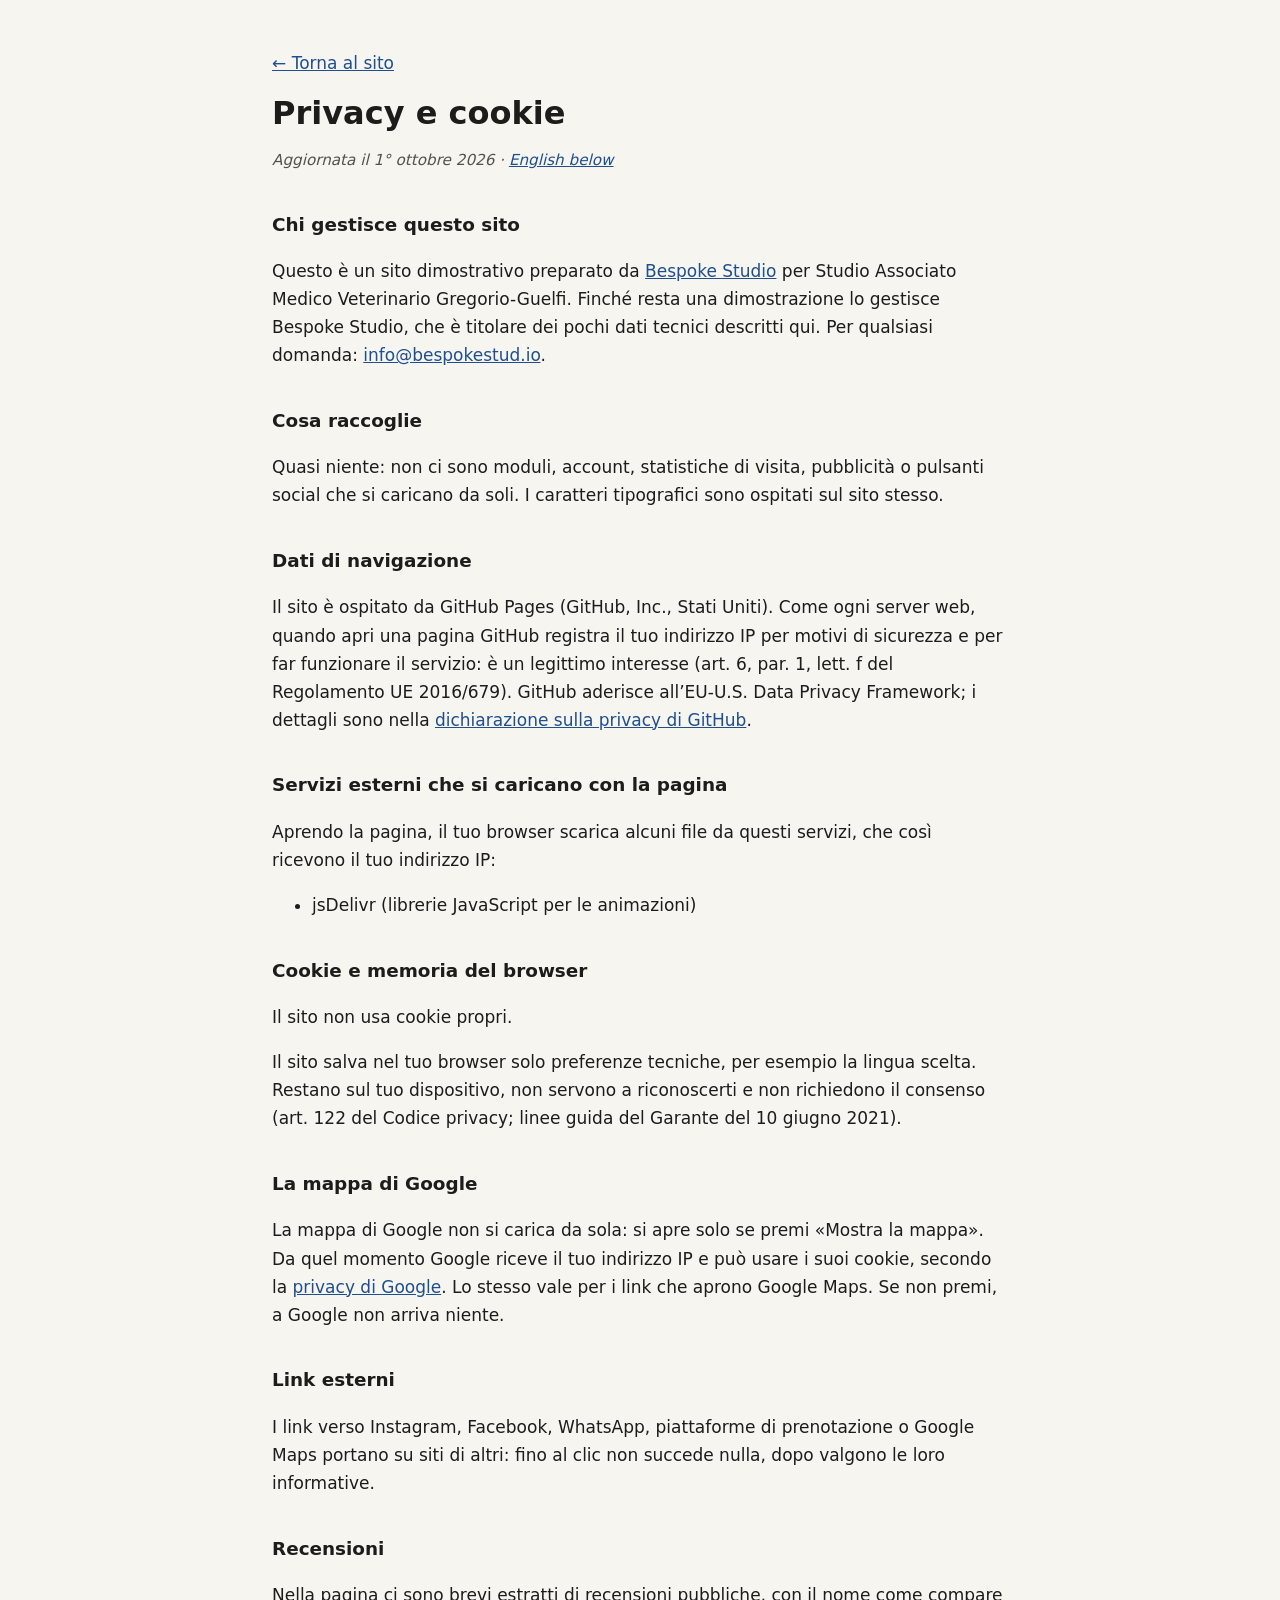
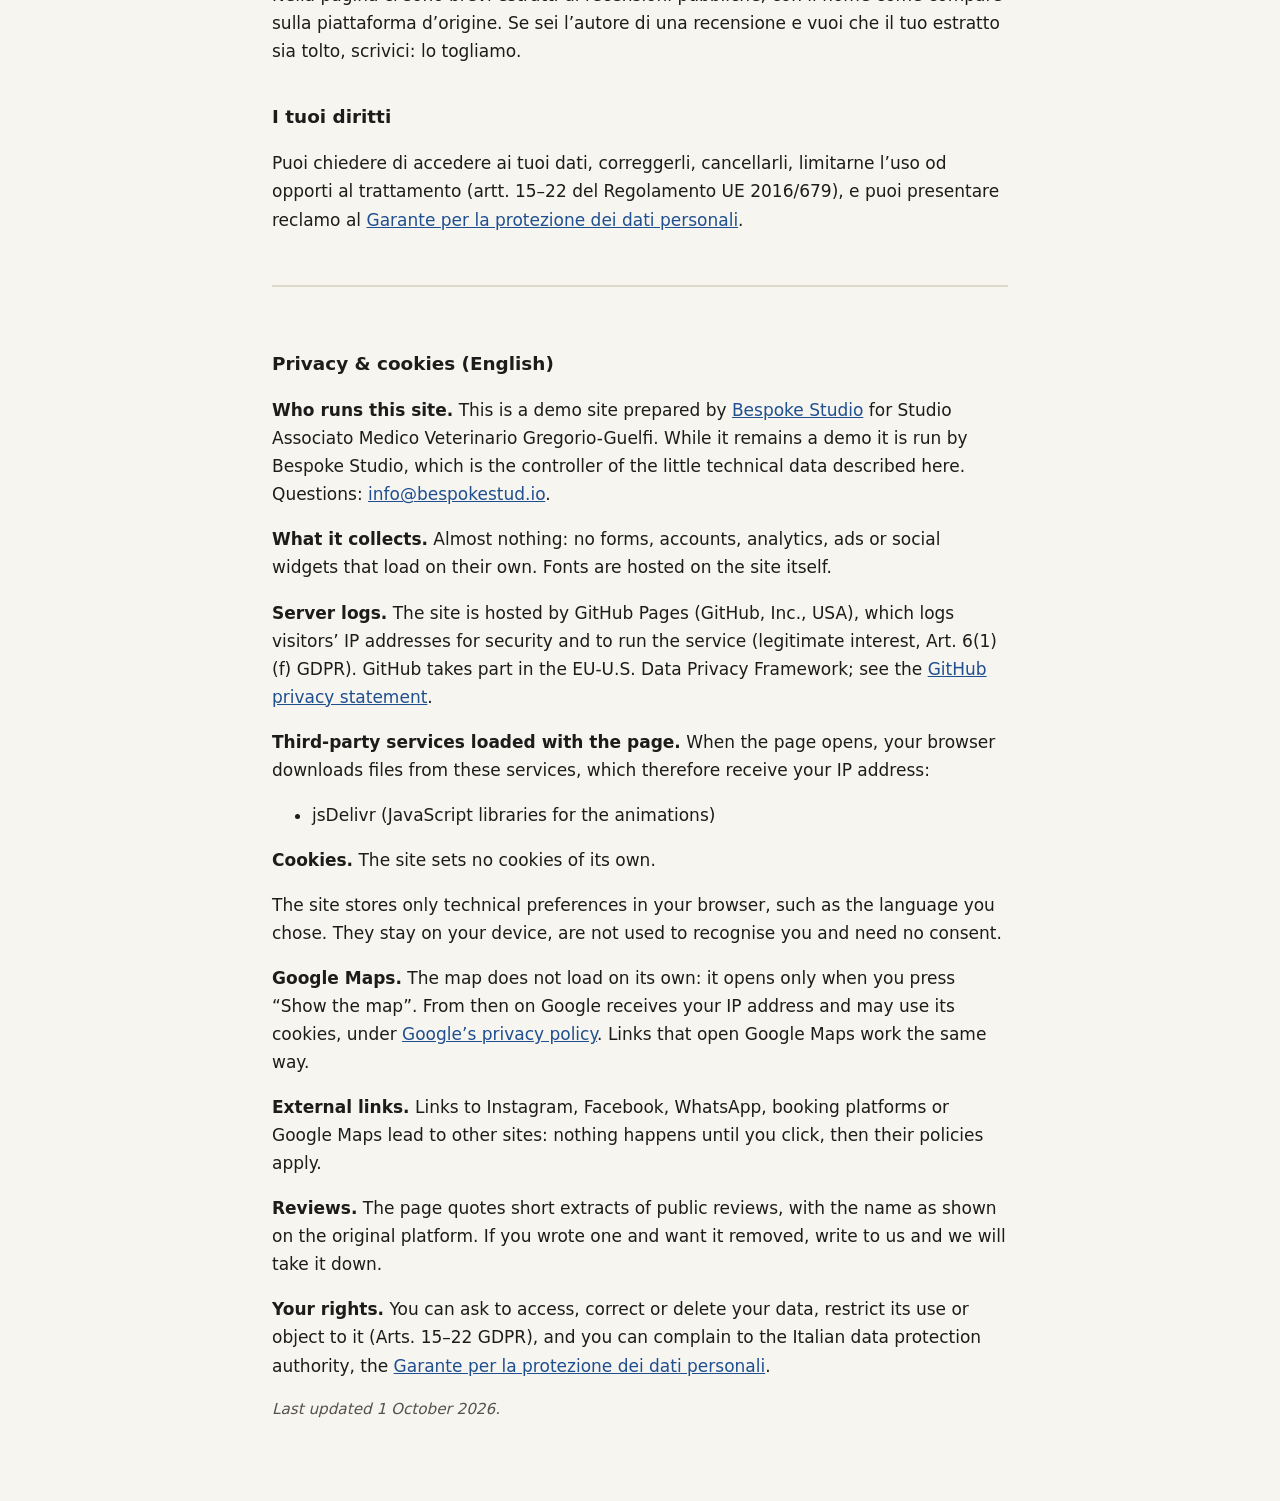
<file: privacy.html>
<!DOCTYPE html>
<html lang="it">
<head>
  <meta charset="UTF-8">
  <meta name="viewport" content="width=device-width, initial-scale=1.0">
  <meta name="robots" content="noindex">
  <title>Privacy e cookie · Studio Associato Medico Veterinario Gregorio-Guelfi</title>
  <meta name="description" content="Informativa privacy e cookie del sito Studio Associato Medico Veterinario Gregorio-Guelfi.">
  <style>
    body { margin: 0; background: #f7f5f0; color: #1d1c1a; font: 17px/1.65 system-ui, -apple-system, "Segoe UI", Roboto, sans-serif; }
    main { max-width: 46rem; margin: 0 auto; padding: 32px 20px 64px; }
    h1 { font-size: 2rem; line-height: 1.2; margin: 0.4em 0 0.2em; }
    h2 { font-size: 1.15rem; margin: 2em 0 0.4em; }
    a { color: #1f4f8f; }
    .data { color: #55524c; font-style: italic; font-size: 0.95rem; }
    .en { margin-top: 3em; padding-top: 1.5em; border-top: 2px solid #ddd8cc; }
    code { font-size: 0.9em; background: #ebe7dc; padding: 0 4px; border-radius: 3px; }
  </style>
</head>
<body>
<main>
  <p><a href="index.html">← Torna al sito</a></p>
  <h1>Privacy e cookie</h1>
  <p class="data">Aggiornata il 1° ottobre 2026 · <a href="#english" lang="en">English below</a></p>
  <h2>Chi gestisce questo sito</h2>
  <p>Questo è un sito dimostrativo preparato da <a href="https://bespokestud.io" rel="noopener">Bespoke Studio</a> per Studio Associato Medico Veterinario Gregorio-Guelfi. Finché resta una dimostrazione lo gestisce Bespoke Studio, che è titolare dei pochi dati tecnici descritti qui. Per qualsiasi domanda: <a href="mailto:info@bespokestud.io">info@bespokestud.io</a>.</p>
  <h2>Cosa raccoglie</h2>
  <p>Quasi niente: non ci sono moduli, account, statistiche di visita, pubblicità o pulsanti social che si caricano da soli. I caratteri tipografici sono ospitati sul sito stesso.</p>
  <h2>Dati di navigazione</h2>
  <p>Il sito è ospitato da GitHub Pages (GitHub, Inc., Stati Uniti). Come ogni server web, quando apri una pagina GitHub registra il tuo indirizzo IP per motivi di sicurezza e per far funzionare il servizio: è un legittimo interesse (art. 6, par. 1, lett. f del Regolamento UE 2016/679). GitHub aderisce all’EU-U.S. Data Privacy Framework; i dettagli sono nella <a href="https://docs.github.com/site-policy/privacy-policies/github-general-privacy-statement" rel="noopener">dichiarazione sulla privacy di GitHub</a>.</p>
  <h2>Servizi esterni che si caricano con la pagina</h2>
  <p>Aprendo la pagina, il tuo browser scarica alcuni file da questi servizi, che così ricevono il tuo indirizzo IP:</p>
  <ul><li>jsDelivr (librerie JavaScript per le animazioni)</li></ul>
  <h2>Cookie e memoria del browser</h2>
  <p>Il sito non usa cookie propri.</p>
  <p>Il sito salva nel tuo browser solo preferenze tecniche, per esempio la lingua scelta. Restano sul tuo dispositivo, non servono a riconoscerti e non richiedono il consenso (art. 122 del Codice privacy; linee guida del Garante del 10 giugno 2021).</p>
  <h2>La mappa di Google</h2>
  <p>La mappa di Google non si carica da sola: si apre solo se premi «Mostra la mappa». Da quel momento Google riceve il tuo indirizzo IP e può usare i suoi cookie, secondo la <a href="https://policies.google.com/privacy?hl=it" rel="noopener">privacy di Google</a>. Lo stesso vale per i link che aprono Google Maps. Se non premi, a Google non arriva niente.</p>
  <h2>Link esterni</h2>
  <p>I link verso Instagram, Facebook, WhatsApp, piattaforme di prenotazione o Google Maps portano su siti di altri: fino al clic non succede nulla, dopo valgono le loro informative.</p>
  <h2>Recensioni</h2>
  <p>Nella pagina ci sono brevi estratti di recensioni pubbliche, con il nome come compare sulla piattaforma d’origine. Se sei l’autore di una recensione e vuoi che il tuo estratto sia tolto, scrivici: lo togliamo.</p>
  <h2>I tuoi diritti</h2>
  <p>Puoi chiedere di accedere ai tuoi dati, correggerli, cancellarli, limitarne l’uso od opporti al trattamento (artt. 15–22 del Regolamento UE 2016/679), e puoi presentare reclamo al <a href="https://www.garanteprivacy.it" rel="noopener">Garante per la protezione dei dati personali</a>.</p>
  <div class="en" id="english" lang="en">
    <h2>Privacy &amp; cookies (English)</h2>
    <p><strong>Who runs this site.</strong> This is a demo site prepared by <a href="https://bespokestud.io" rel="noopener">Bespoke Studio</a> for Studio Associato Medico Veterinario Gregorio-Guelfi. While it remains a demo it is run by Bespoke Studio, which is the controller of the little technical data described here. Questions: <a href="mailto:info@bespokestud.io">info@bespokestud.io</a>.</p>
    <p><strong>What it collects.</strong> Almost nothing: no forms, accounts, analytics, ads or social widgets that load on their own. Fonts are hosted on the site itself.</p>
    <p><strong>Server logs.</strong> The site is hosted by GitHub Pages (GitHub, Inc., USA), which logs visitors’ IP addresses for security and to run the service (legitimate interest, Art. 6(1)(f) GDPR). GitHub takes part in the EU-U.S. Data Privacy Framework; see the <a href="https://docs.github.com/site-policy/privacy-policies/github-general-privacy-statement" rel="noopener">GitHub privacy statement</a>.</p>
    <p><strong>Third-party services loaded with the page.</strong> When the page opens, your browser downloads files from these services, which therefore receive your IP address:</p><ul><li>jsDelivr (JavaScript libraries for the animations)</li></ul>
    <p><strong>Cookies.</strong> The site sets no cookies of its own.</p>
    <p>The site stores only technical preferences in your browser, such as the language you chose. They stay on your device, are not used to recognise you and need no consent.</p>
    <p><strong>Google Maps.</strong> The map does not load on its own: it opens only when you press “Show the map”. From then on Google receives your IP address and may use its cookies, under <a href="https://policies.google.com/privacy?hl=en" rel="noopener">Google’s privacy policy</a>. Links that open Google Maps work the same way.</p>
    <p><strong>External links.</strong> Links to Instagram, Facebook, WhatsApp, booking platforms or Google Maps lead to other sites: nothing happens until you click, then their policies apply.</p>
    <p><strong>Reviews.</strong> The page quotes short extracts of public reviews, with the name as shown on the original platform. If you wrote one and want it removed, write to us and we will take it down.</p>
    <p><strong>Your rights.</strong> You can ask to access, correct or delete your data, restrict its use or object to it (Arts. 15–22 GDPR), and you can complain to the Italian data protection authority, the <a href="https://www.garanteprivacy.it" rel="noopener">Garante per la protezione dei dati personali</a>.</p>
    <p class="data">Last updated 1 October 2026.</p>
  </div>
</main>
</body>
</html>
</file>
